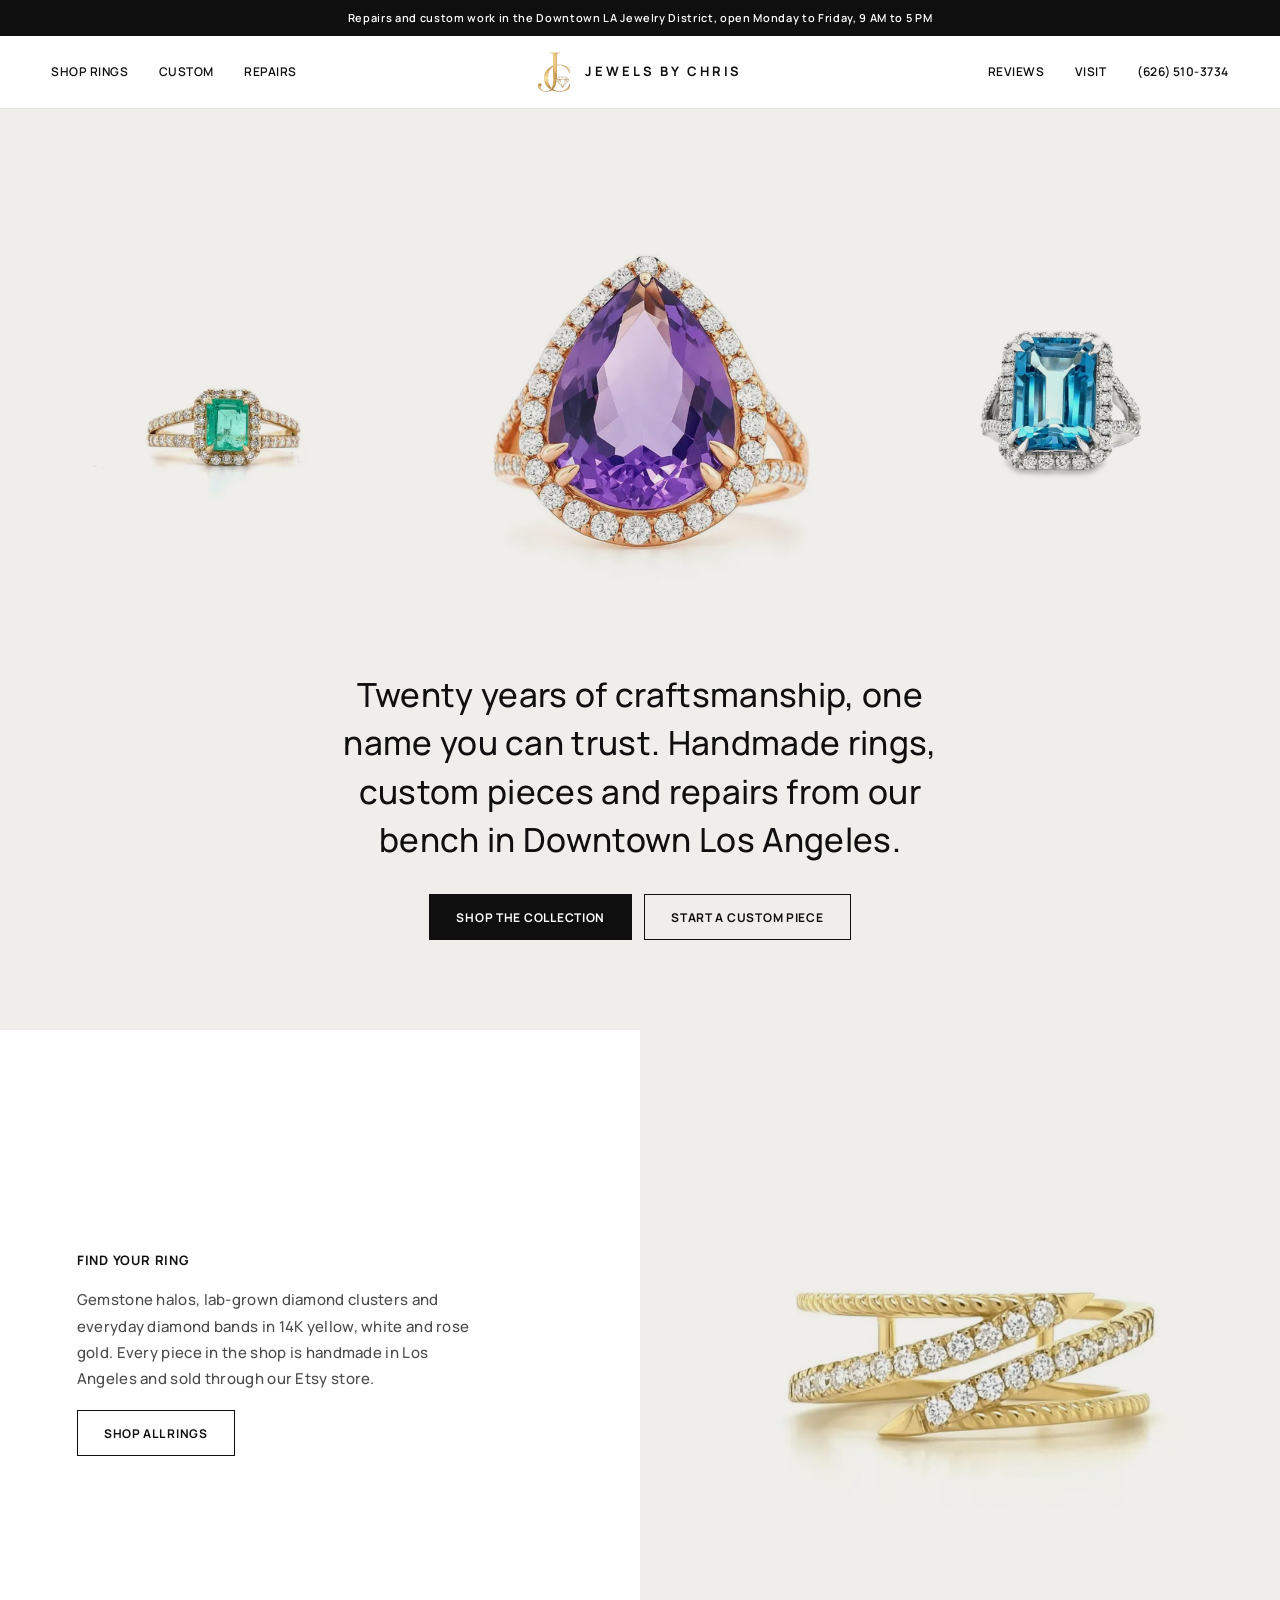
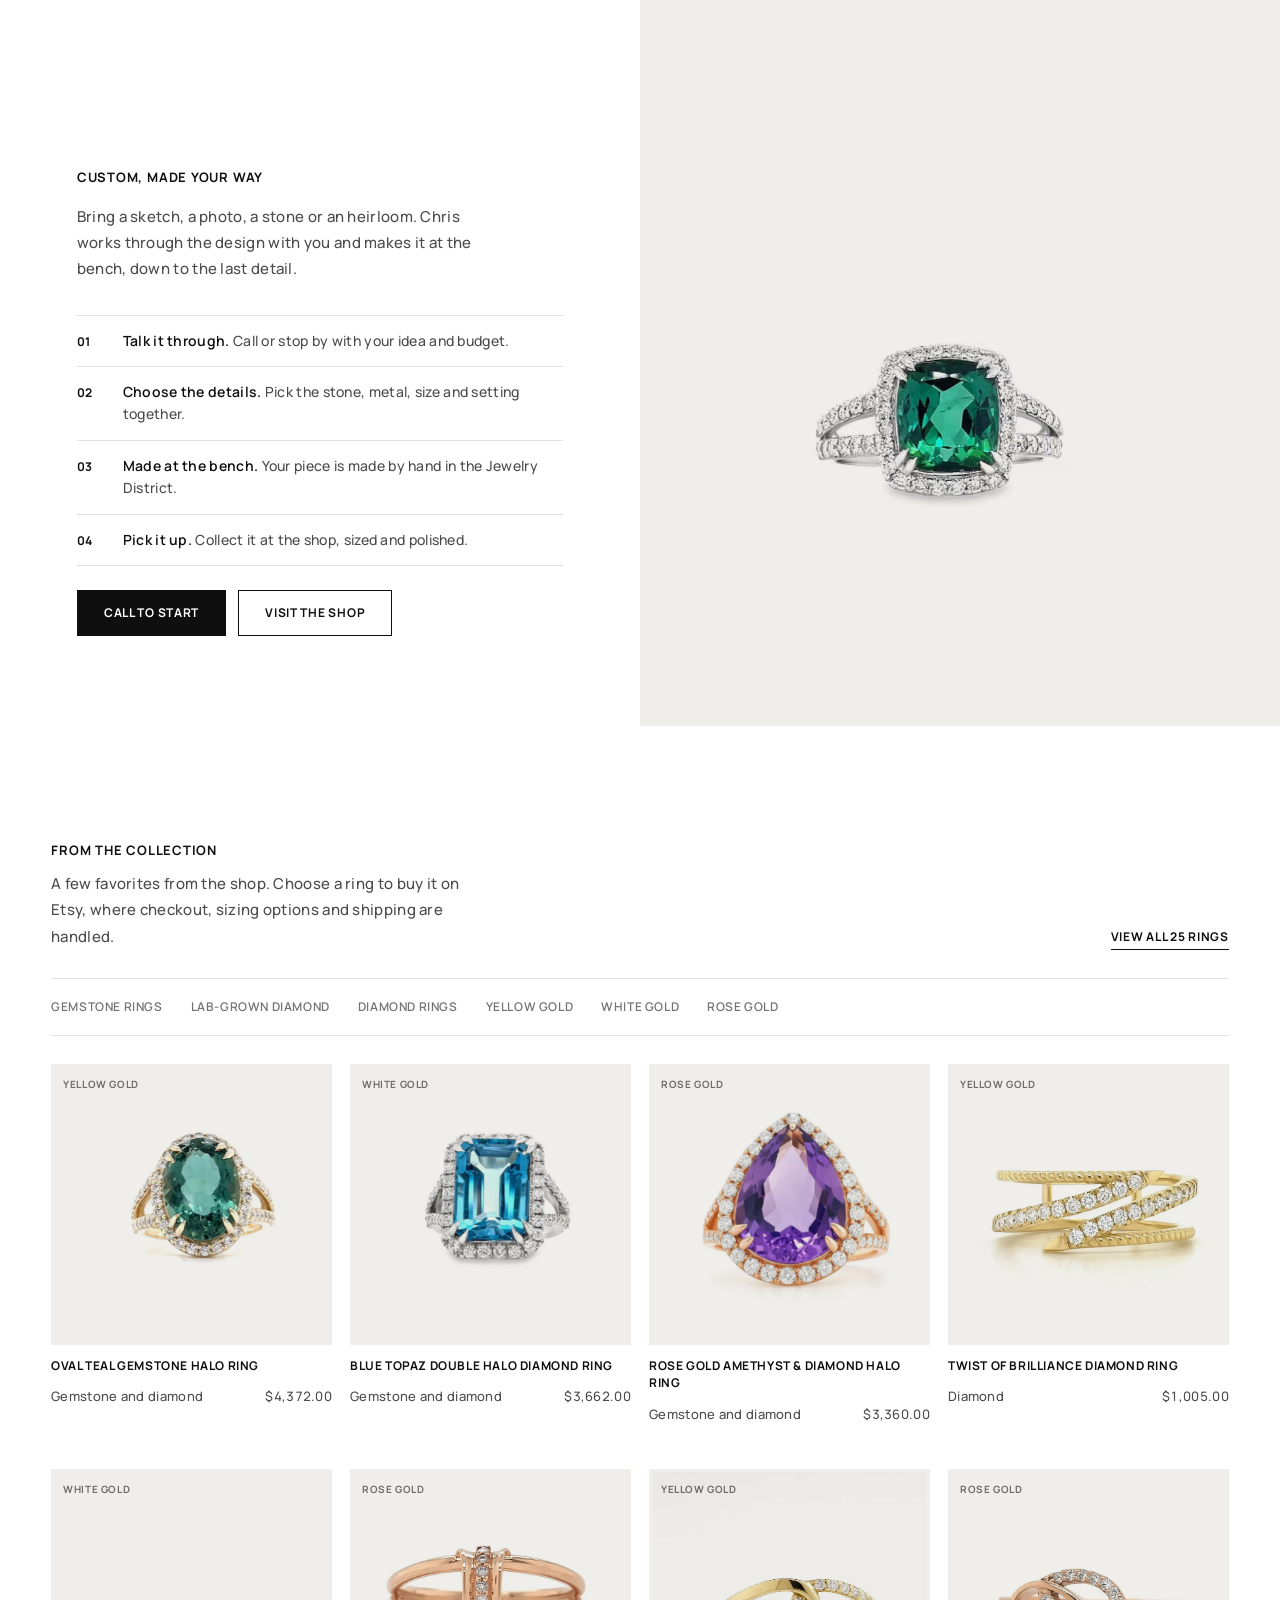
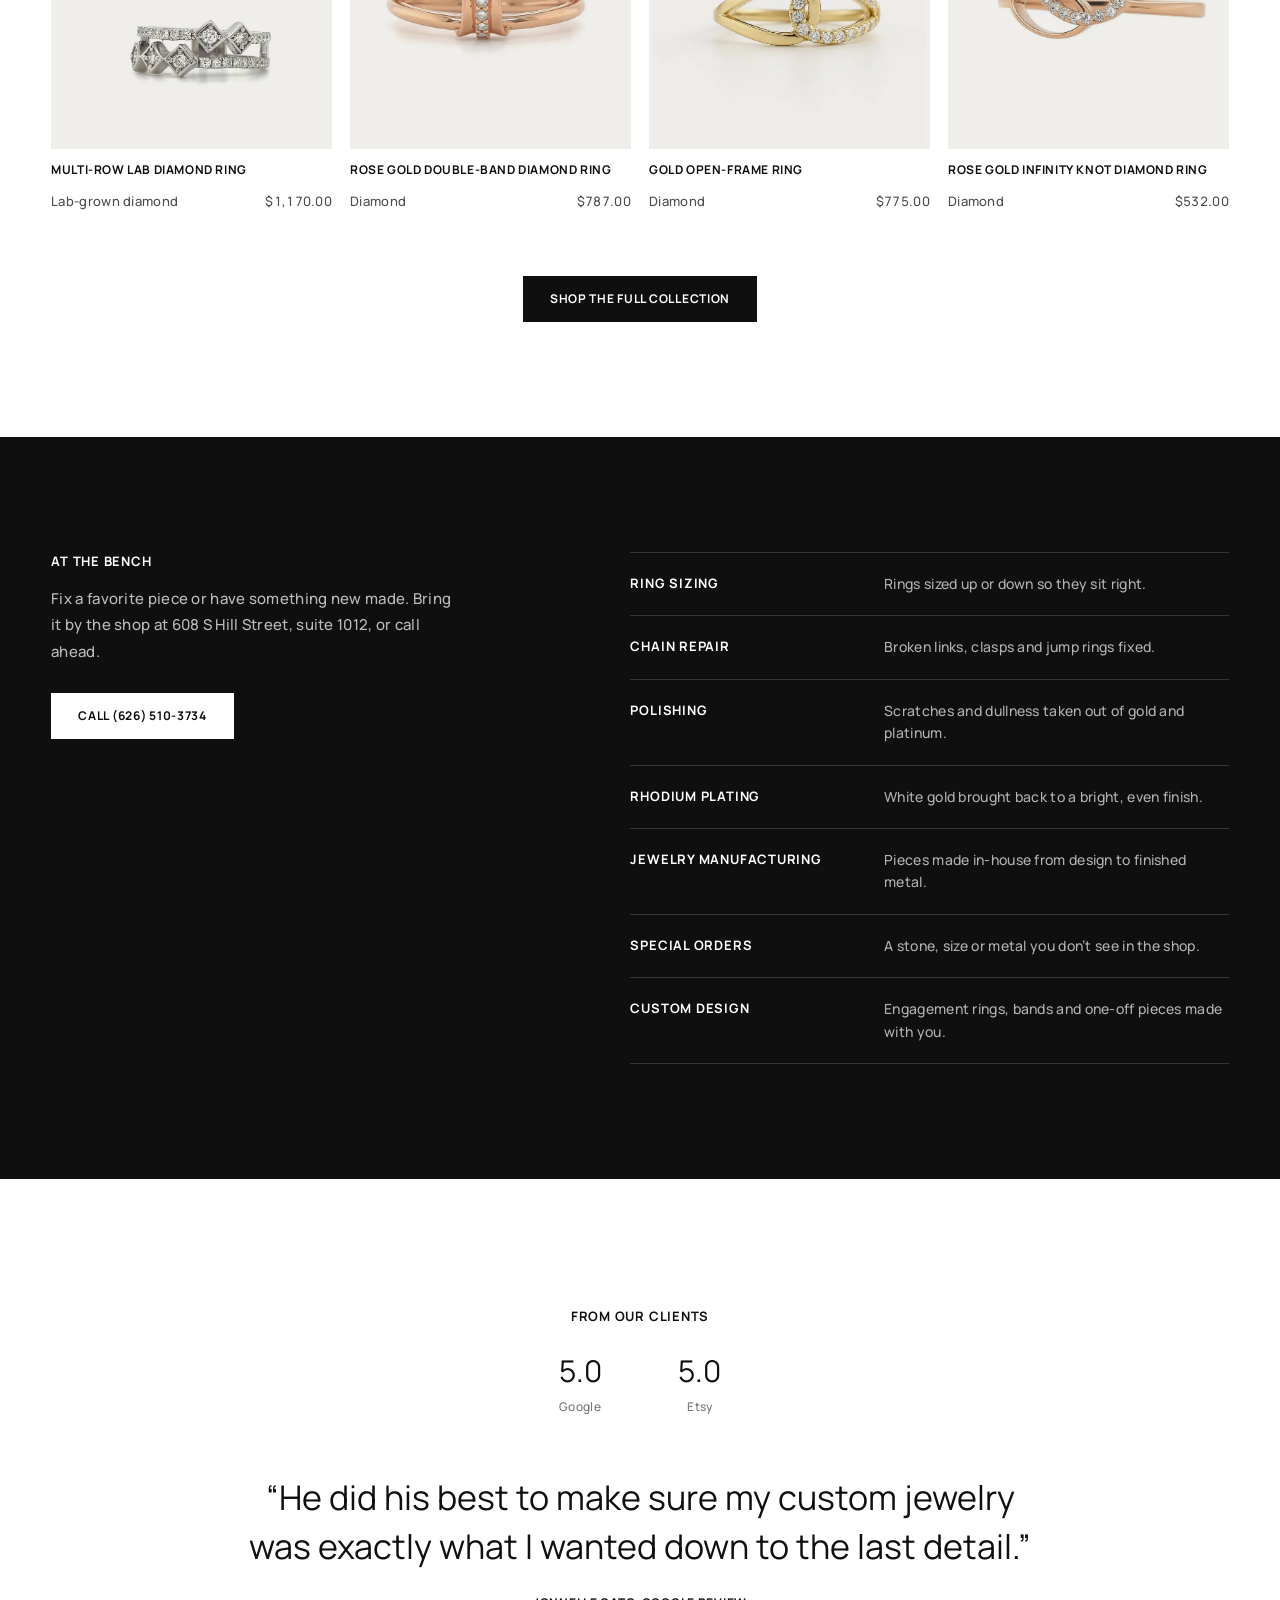
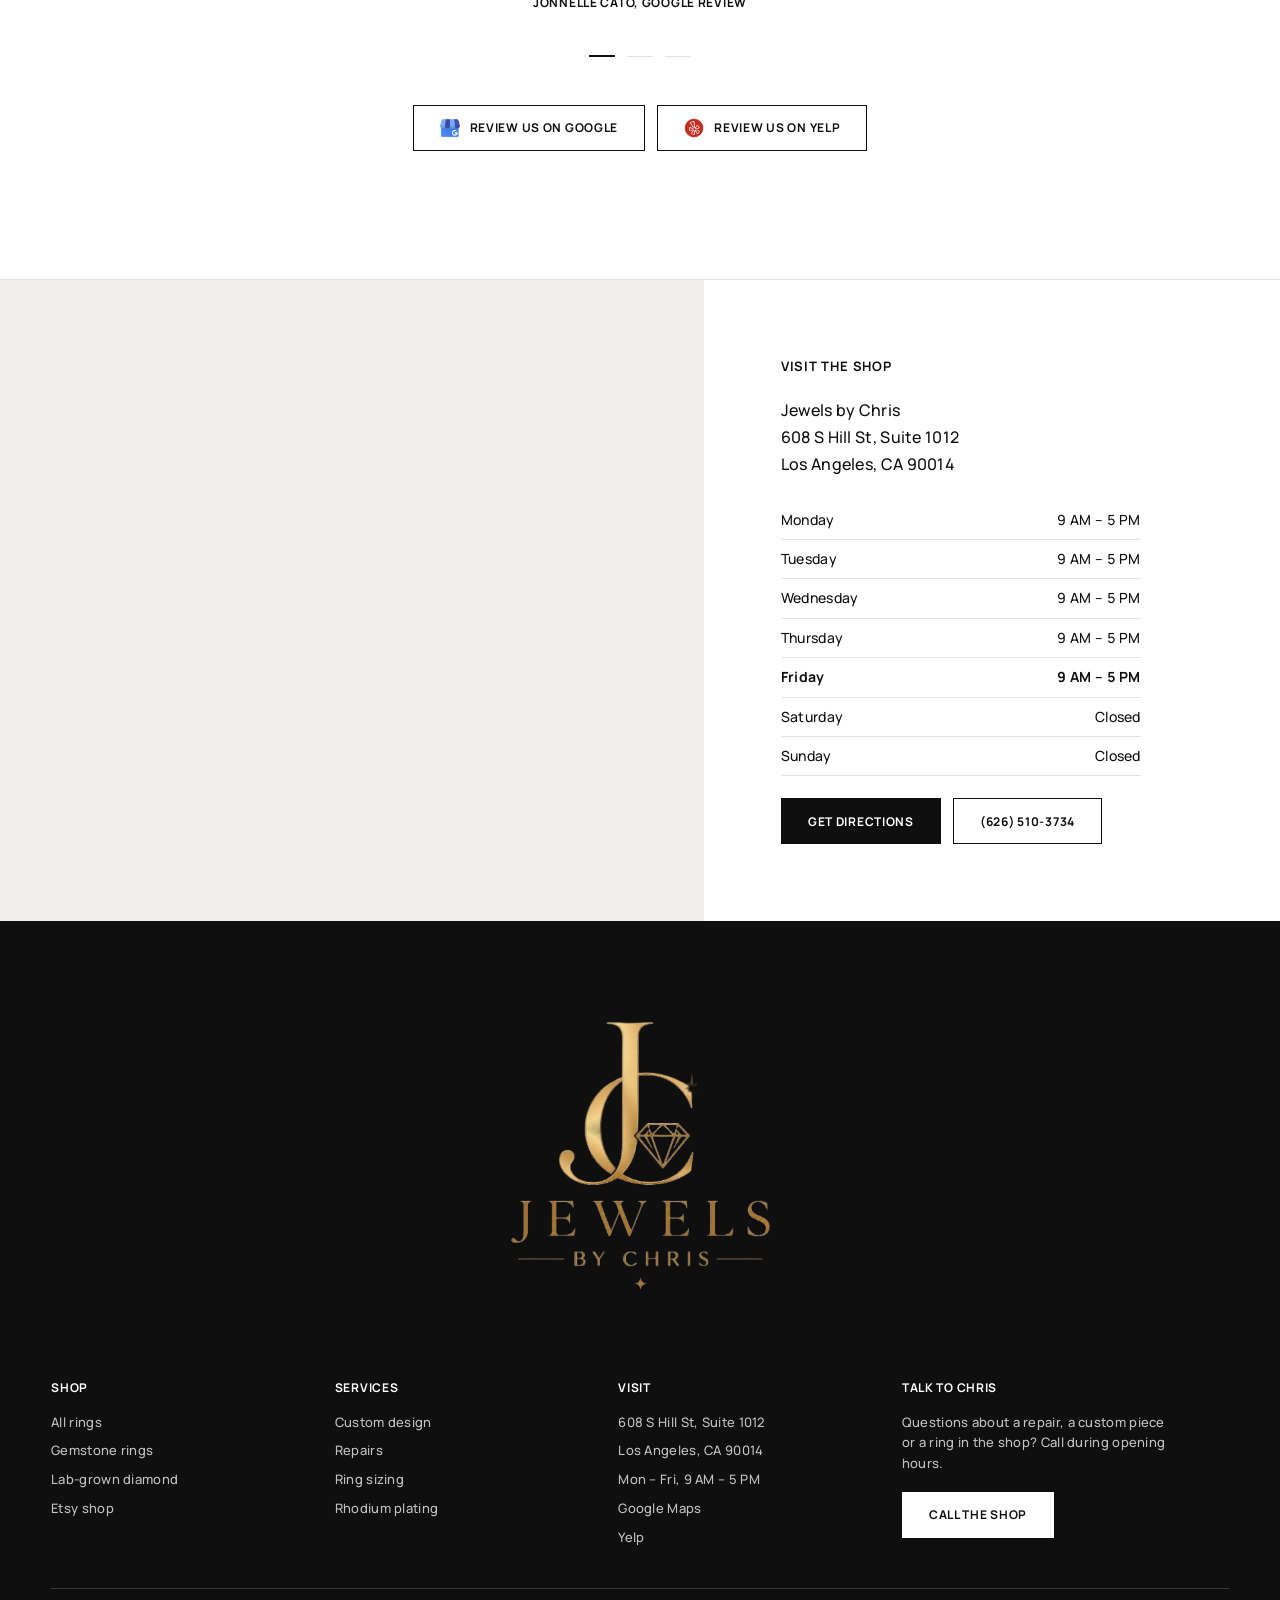
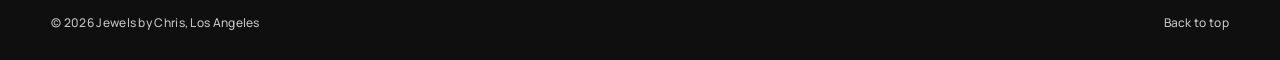
<file: jewels-by-chris/index.html>
<!doctype html>
<html lang="en">
<head>
  <meta charset="utf-8">
  <meta name="viewport" content="width=device-width, initial-scale=1">
  <meta name="theme-color" content="#ffffff">
  <meta name="description" content="Jewels by Chris: handmade rings, custom jewelry and jewelry repair in the Downtown Los Angeles Jewelry District. 608 S Hill St #1012. Call (626) 510-3734 or shop on Etsy.">
  <title>Jewels by Chris | Custom Jewelers, Downtown Los Angeles</title>
  <link rel="icon" href="assets/favicon.png" type="image/png">
  <link rel="apple-touch-icon" href="assets/apple-touch-icon.png">
  <link rel="preconnect" href="https://fonts.googleapis.com">
  <link rel="preconnect" href="https://fonts.gstatic.com" crossorigin>
  <link href="https://fonts.googleapis.com/css2?family=Manrope:wght@300;400;500;600;700&display=swap" rel="stylesheet">
  <link rel="stylesheet" href="assets/site.css">
</head>
<body>
  <a class="skip" href="#main">Skip to content</a>

  <svg width="0" height="0" style="position:absolute" aria-hidden="true">
    <symbol id="mark" viewBox="0 0 64 88" fill="none" stroke="currentColor" stroke-width="1.6" stroke-linecap="square">
      <path d="M44 17A22 33 0 1 0 44 71"/><path d="M50 4v58c0 13-7 22-18 22-6 0-10-2.5-13-6.5"/><path d="M44 4h12"/>
    </symbol>
  </svg>

  <div class="announce">Repairs and custom work in the Downtown LA Jewelry District, open Monday to Friday, 9 AM to 5 PM</div>

  <header>
    <div class="bar">
      <nav aria-label="Primary"><a href="collection.html">Shop rings</a><a href="#custom">Custom</a><a href="#services">Repairs</a></nav>
      <button class="menu-btn" aria-expanded="false" aria-controls="drawer">Menu</button>
      <a class="brand" href="#top" aria-label="Jewels by Chris, home"><img src="assets/jewels-by-chris-monogram.png" alt="" width="32" height="36"><span>Jewels by Chris</span></a>
      <nav class="right" aria-label="Secondary"><a href="#reviews">Reviews</a><a href="#visit">Visit</a><a href="tel:+16265103734">(626) 510-3734</a></nav>
      <a class="call" href="tel:+16265103734" hidden>Call</a>
    </div>
    <div class="drawer" id="drawer">
      <a href="collection.html">Shop rings</a><a href="#custom">Custom jewelry</a><a href="#services">Repairs and services</a><a href="#reviews">Reviews</a><a href="#visit">Visit the shop</a><a href="tel:+16265103734">Call (626) 510-3734</a>
    </div>
  </header>

  <main id="main">
    <div id="top"></div>

    <section class="hero" aria-labelledby="hero-title">
      <div class="stage">
        <figure class="side"><img src="assets/products/02-green-emerald-natural-diamond-ring.avif" alt="Emerald and diamond ring in 14K gold"></figure>
        <figure><img src="assets/products/06-rose-gold-amethyst-diamond-halo.webp" alt="Pear-cut amethyst and diamond halo ring in 14K rose gold" fetchpriority="high"></figure>
        <figure class="side"><img src="assets/products/07-blue-topaz-double-halo-diamond-ring.jpg" alt="Blue topaz double halo diamond ring"></figure>
      </div>
      <div class="hero-copy">
        <h1 id="hero-title">Twenty years of craftsmanship, one name you can trust. Handmade rings, custom pieces and repairs from our bench in Downtown Los Angeles.</h1>
        <div class="actions"><a class="btn" href="collection.html">Shop the collection</a><a class="btn ghost" href="#custom">Start a custom piece</a></div>
      </div>
    </section>

    <section class="split" aria-labelledby="find-title">
      <div class="copy">
        <h2 class="title" id="find-title">Find your ring</h2>
        <p class="lede">Gemstone halos, lab-grown diamond clusters and everyday diamond bands in 14K yellow, white and rose gold. Every piece in the shop is handmade in Los Angeles and sold through our Etsy store.</p>
        <div><a class="btn ghost" href="collection.html">Shop all rings</a></div>
      </div>
      <div class="media"><img src="assets/products/16-twist-of-brilliance-yellow-gold.webp" alt="Twist of Brilliance yellow gold diamond ring" loading="lazy"></div>
    </section>

    <section class="split reverse" id="custom" aria-labelledby="custom-title">
      <div class="media"><img src="assets/products/03-green-tourmaline-diamond-halo-ring.avif" alt="Green tourmaline and diamond halo ring" loading="lazy"></div>
      <div class="copy">
        <h2 class="title" id="custom-title">Custom, made your way</h2>
        <p class="lede">Bring a sketch, a photo, a stone or an heirloom. Chris works through the design with you and makes it at the bench, down to the last detail.</p>
        <ol class="steps">
          <li><span><strong>Talk it through.</strong> Call or stop by with your idea and budget.</span></li>
          <li><span><strong>Choose the details.</strong> Pick the stone, metal, size and setting together.</span></li>
          <li><span><strong>Made at the bench.</strong> Your piece is made by hand in the Jewelry District.</span></li>
          <li><span><strong>Pick it up.</strong> Collect it at the shop, sized and polished.</span></li>
        </ol>
        <div class="row" style="display:flex;flex-wrap:wrap;gap:12px"><a class="btn" href="tel:+16265103734">Call to start</a><a class="btn ghost" href="#visit">Visit the shop</a></div>
      </div>
    </section>

    <section class="shop" id="shop" aria-labelledby="shop-title">
      <div class="shop-head">
        <div>
          <h2 class="title" id="shop-title">From the collection</h2>
          <p class="lede">A few favorites from the shop. Choose a ring to buy it on Etsy, where checkout, sizing options and shipping are handled.</p>
        </div>
        <a class="link" href="collection.html">View all 25 rings</a>
      </div>
      <nav class="shop-types" aria-label="Shop by type">
        <a href="collection.html?type=gemstone">Gemstone rings</a>
        <a href="collection.html?type=lab">Lab-grown diamond</a>
        <a href="collection.html?type=diamond">Diamond rings</a>
        <a href="collection.html?metal=yellow">Yellow gold</a>
        <a href="collection.html?metal=white">White gold</a>
        <a href="collection.html?metal=rose">Rose gold</a>
      </nav>
      <div class="grid" id="grid"></div>
      <div class="shop-more"><a class="btn" href="collection.html">Shop the full collection</a></div>
    </section>

    <section class="bench" id="services" aria-labelledby="services-title">
      <div>
        <h2 class="title" id="services-title">At the bench</h2>
        <p class="lede">Fix a favorite piece or have something new made. Bring it by the shop at 608 S Hill Street, suite 1012, or call ahead.</p>
        <a class="btn on-dark" href="tel:+16265103734">Call (626) 510-3734</a>
      </div>
      <ul class="services">
        <li><h3>Ring sizing</h3><p>Rings sized up or down so they sit right.</p></li>
        <li><h3>Chain repair</h3><p>Broken links, clasps and jump rings fixed.</p></li>
        <li><h3>Polishing</h3><p>Scratches and dullness taken out of gold and platinum.</p></li>
        <li><h3>Rhodium plating</h3><p>White gold brought back to a bright, even finish.</p></li>
        <li><h3>Jewelry manufacturing</h3><p>Pieces made in-house from design to finished metal.</p></li>
        <li><h3>Special orders</h3><p>A stone, size or metal you don’t see in the shop.</p></li>
        <li><h3>Custom design</h3><p>Engagement rings, bands and one-off pieces made with you.</p></li>
      </ul>
    </section>

    <section class="reviews" id="reviews" aria-labelledby="reviews-title">
      <h2 class="title" id="reviews-title">From our clients</h2>
      <div class="ratings">
        <div><strong>5.0</strong><span>Google</span></div>
        <div><strong>5.0</strong><span>Etsy</span></div>
      </div>
      <div class="quote" id="quote" aria-live="polite">
        <blockquote id="quote-text"></blockquote>
        <cite id="quote-cite"></cite>
      </div>
      <div class="dots" id="dots" role="group" aria-label="Choose a review"></div>
      <div class="review-links">
        <a class="btn ghost" href="https://search.google.com/local/writereview?placeid=ChIJ_29gJVjHwoARTAq0jrX7E14" target="_blank" rel="noopener"><img src="assets/google-business.png" alt="" width="22" height="22">Review us on Google</a>
        <a class="btn ghost" href="https://www.yelp.com/biz/jewels-by-chris-los-angeles" target="_blank" rel="noopener"><img src="assets/yelp.png" alt="" width="22" height="22">Review us on Yelp</a>
      </div>
    </section>

    <section class="visit" id="visit" aria-labelledby="visit-title">
      <div class="map"><iframe title="Map showing Jewels by Chris at 608 S Hill St, Los Angeles" loading="lazy" referrerpolicy="no-referrer-when-downgrade" src="https://www.google.com/maps?q=Jewels+By+Chris,+608+S+Hill+St+%231012,+Los+Angeles,+CA+90014&z=16&output=embed"></iframe></div>
      <div class="copy">
        <h2 class="title" id="visit-title">Visit the shop</h2>
        <address>Jewels by Chris<br>608 S Hill St, Suite 1012<br>Los Angeles, CA 90014</address>
        <table class="hours" aria-label="Opening hours">
          <tbody id="hours">
            <tr data-d="1"><td>Monday</td><td>9 AM – 5 PM</td></tr>
            <tr data-d="2"><td>Tuesday</td><td>9 AM – 5 PM</td></tr>
            <tr data-d="3"><td>Wednesday</td><td>9 AM – 5 PM</td></tr>
            <tr data-d="4"><td>Thursday</td><td>9 AM – 5 PM</td></tr>
            <tr data-d="5"><td>Friday</td><td>9 AM – 5 PM</td></tr>
            <tr data-d="6"><td>Saturday</td><td>Closed</td></tr>
            <tr data-d="0"><td>Sunday</td><td>Closed</td></tr>
          </tbody>
        </table>
        <div class="row"><a class="btn" href="https://www.google.com/maps/dir/?api=1&destination=608+S+Hill+St+%231012%2C+Los+Angeles%2C+CA+90014" target="_blank" rel="noopener">Get directions</a><a class="btn ghost" href="tel:+16265103734">(626) 510-3734</a></div>
      </div>
    </section>
  </main>

  <footer>
    <div class="foot-mark"><img src="assets/jewels-by-chris-logo.png" alt="Jewels by Chris" width="808" height="837" loading="lazy"></div>
    <div class="foot-cols">
      <div><h3>Shop</h3><ul><li><a href="collection.html">All rings</a></li><li><a href="collection.html?type=gemstone">Gemstone rings</a></li><li><a href="collection.html?type=lab">Lab-grown diamond</a></li><li><a href="https://www.etsy.com/shop/jewelsbychriss" target="_blank" rel="noopener">Etsy shop</a></li></ul></div>
      <div><h3>Services</h3><ul><li><a href="#custom">Custom design</a></li><li><a href="#services">Repairs</a></li><li><a href="#services">Ring sizing</a></li><li><a href="#services">Rhodium plating</a></li></ul></div>
      <div><h3>Visit</h3><ul><li>608 S Hill St, Suite 1012</li><li>Los Angeles, CA 90014</li><li>Mon – Fri, 9 AM – 5 PM</li><li><a href="https://maps.app.goo.gl/BoaTTpLxEwVoVGxa9" target="_blank" rel="noopener">Google Maps</a></li><li><a href="https://www.yelp.com/biz/jewels-by-chris-los-angeles" target="_blank" rel="noopener">Yelp</a></li></ul></div>
      <div class="cta"><h3>Talk to Chris</h3><p>Questions about a repair, a custom piece or a ring in the shop? Call during opening hours.</p><a class="btn on-dark" href="tel:+16265103734">Call the shop</a></div>
    </div>
    <div class="legal"><p>© <span id="year">2026</span> Jewels by Chris, Los Angeles</p><p><a href="#top">Back to top</a></p></div>
  </footer>

  <div class="mobilebar" aria-label="Quick actions"><a class="btn" href="tel:+16265103734">Call the shop</a><a class="btn ghost" href="collection.html">Shop rings</a></div>


  <script src="assets/shop.js"></script>
  <script>
    // Featured rings
    const featured = JBC.PRODUCTS.filter(p => p.featured);
    const grid = document.getElementById('grid');
    grid.innerHTML = featured.map(JBC.cardHTML).join('');
    JBC.bindGrid(grid, () => featured);

    // Reviews
    const reviews = [
      { q: 'He did his best to make sure my custom jewelry was exactly what I wanted down to the last detail.', who: 'Jonnelle Cato, Google review' },
      { q: 'I recommend Harout, great customer service and very talented.', who: 'Mirna M, Google review' },
      { q: 'Best jewelry in town, quick service and best prices!!!', who: 'Hagop Markarian, Google review' }
    ];
    const dots = document.getElementById('dots');
    function quote(i) {
      document.getElementById('quote-text').textContent = '\u201c' + reviews[i].q + '\u201d';
      document.getElementById('quote-cite').textContent = reviews[i].who;
      [...dots.children].forEach((d, j) => d.setAttribute('aria-current', j === i));
    }
    reviews.forEach((r, i) => { const b = document.createElement('button'); b.setAttribute('aria-label', 'Review ' + (i + 1) + ' of ' + reviews.length); b.onclick = () => quote(i); dots.appendChild(b); });
    quote(0);

    // Hours: highlight today (Los Angeles time)
    const day = new Date(new Date().toLocaleString('en-US', { timeZone: 'America/Los_Angeles' })).getDay();
    const today = document.querySelector('#hours tr[data-d="' + day + '"]');
    if (today) today.classList.add('today');
  </script>
</body>
</html>
</file>
<file: jewels-by-chris/assets/site.css>
/* Jewels by Chris: shared styles for every page */
:root {
  color-scheme: light;
  --white: #ffffff;
  --ink: #0f0f0f;
  --ink-75: rgb(15 15 15 / 75%);
  --ink-55: rgb(15 15 15 / 58%);
  --stone: #efeeeb;
  --line: #e3e2df;
  --night-line: rgb(255 255 255 / 16%);
  --gutter: clamp(16px, 4vw, 56px);
  --header: 72px;
}
*, *::before, *::after { box-sizing: border-box; }
html { scroll-behavior: smooth; scroll-padding-top: calc(var(--header) + 12px); }
body { margin: 0; background: var(--white); color: var(--ink); font: 500 15px/1.6 Manrope, "Helvetica Neue", Arial, sans-serif; letter-spacing: .02em; -webkit-font-smoothing: antialiased; }
img { display: block; max-width: 100%; }
a { color: inherit; text-decoration: none; }
button { font: inherit; color: inherit; letter-spacing: inherit; }
h1, h2, h3, p { margin: 0; }
:focus-visible { outline: 1px solid currentColor; outline-offset: 4px; }
.skip { position: absolute; z-index: 50; top: 8px; left: 8px; padding: 10px 14px; background: var(--ink); color: var(--white); transform: translateY(-160%); }
.skip:focus { transform: none; }

/* Shared type: the JK-style small uppercase title */
.title { font-size: 13px; font-weight: 700; letter-spacing: .06em; text-transform: uppercase; line-height: 1.4; }
.lede { max-width: 46ch; color: var(--ink-75); font-size: 15px; line-height: 1.75; }

.btn { display: inline-flex; align-items: center; justify-content: center; min-height: 46px; padding: 12px 26px; border: 1px solid var(--ink); background: var(--ink); color: var(--white); font-size: 12px; font-weight: 700; letter-spacing: .06em; text-transform: uppercase; cursor: pointer; transition: background-color .18s ease, color .18s ease; }
.btn:hover { background: var(--white); color: var(--ink); }
.btn.ghost { background: transparent; color: var(--ink); }
.btn.ghost:hover { background: var(--ink); color: var(--white); }
.btn.on-dark { border-color: var(--white); background: var(--white); color: var(--ink); }
.btn.on-dark:hover { background: transparent; color: var(--white); }
.link { display: inline-block; padding-bottom: 3px; border-bottom: 1px solid currentColor; font-size: 12px; font-weight: 700; letter-spacing: .06em; text-transform: uppercase; }

/* Announcement + header */
.announce { background: var(--ink); color: var(--white); text-align: center; padding: 9px var(--gutter); font-size: 11px; font-weight: 600; letter-spacing: .06em; }
header { position: sticky; top: 0; z-index: 30; background: rgb(255 255 255 / 97%); border-bottom: 1px solid var(--line); }
.bar { height: var(--header); display: grid; grid-template-columns: 1fr auto 1fr; align-items: center; padding-inline: var(--gutter); }
.bar nav { display: flex; gap: clamp(18px, 2.4vw, 34px); font-size: 12px; font-weight: 600; letter-spacing: .04em; text-transform: uppercase; }
.bar nav a { padding-block: 6px; border-bottom: 1px solid transparent; }
.bar nav a:hover { border-color: var(--ink); }
.bar .right { justify-content: flex-end; }
.brand { display: flex; align-items: center; gap: 12px; }
.brand img { width: auto; height: 40px; }
.brand span { font-size: 13px; font-weight: 700; letter-spacing: .22em; text-transform: uppercase; white-space: nowrap; }
.menu-btn { display: none; background: none; border: 0; padding: 8px 0; font-size: 12px; font-weight: 700; letter-spacing: .06em; text-transform: uppercase; cursor: pointer; }
.drawer { display: none; }

/* Hero */
.hero { position: relative; background: var(--stone); padding: clamp(28px, 5vw, 64px) var(--gutter) clamp(48px, 7vw, 96px); text-align: center; overflow: hidden; }
.stage { display: grid; grid-template-columns: 1fr 1.35fr 1fr; align-items: center; max-width: 1400px; margin: 0 auto; }
.stage img { width: 100%; aspect-ratio: 1; object-fit: contain; mix-blend-mode: multiply; }
.stage .side { padding: 6%; }
.hero-copy { max-width: 760px; margin: clamp(8px, 2vw, 24px) auto 0; }
.hero h1 { font-size: clamp(24px, 2.6vw, 34px); font-weight: 500; letter-spacing: .01em; line-height: 1.45; text-wrap: balance; }
.hero .actions { display: flex; flex-wrap: wrap; justify-content: center; gap: 12px; margin-top: 30px; }
@media (prefers-reduced-motion: no-preference) {
  .stage img { animation: rise 1.1s cubic-bezier(.2,.7,.2,1) both; }
  .stage figure:nth-child(1) img { animation-delay: .15s; }
  .stage figure:nth-child(3) img { animation-delay: .3s; }
  .hero-copy { animation: fade 1s .45s ease both; }
  @keyframes rise { from { opacity: 0; transform: translateY(28px); } }
  @keyframes fade { from { opacity: 0; } }
}
figure { margin: 0; }

/* Split editorial sections */
.split { display: grid; grid-template-columns: 1fr 1fr; min-height: min(72vh, 680px); }
.split .media { background: var(--stone); display: grid; place-items: center; overflow: hidden; }
.split .media img { width: 78%; max-width: 600px; aspect-ratio: 1; object-fit: contain; mix-blend-mode: multiply; clip-path: inset(1.5%); }
.split .copy { display: flex; flex-direction: column; justify-content: center; gap: 18px; padding: clamp(40px, 6vw, 96px); }
.split.reverse .media { order: 2; }
.steps { list-style: none; margin: 14px 0 6px; padding: 0; border-top: 1px solid var(--line); counter-reset: step; }
.steps li { display: grid; grid-template-columns: 34px 1fr; gap: 12px; padding: 14px 0; border-bottom: 1px solid var(--line); counter-increment: step; font-size: 14px; color: var(--ink-75); }
.steps li::before { content: counter(step, decimal-leading-zero); color: var(--ink); font-size: 12px; font-weight: 700; padding-top: 2px; }
.steps strong { color: var(--ink); font-weight: 600; }

/* Shop */
.shop { padding: clamp(64px, 9vw, 120px) var(--gutter); }
.shop-head { display: flex; flex-wrap: wrap; align-items: flex-end; justify-content: space-between; gap: 18px 40px; margin-bottom: 28px; }
.shop-head .lede { margin-top: 12px; }
.filters { position: sticky; top: var(--header); z-index: 5; display: flex; flex-wrap: wrap; align-items: center; justify-content: space-between; gap: 12px 24px; margin-bottom: 28px; padding: 12px 0; background: var(--white); border-block: 1px solid var(--line); }
.chips { display: flex; flex-wrap: wrap; gap: 6px 22px; }
.chip { background: none; border: 0; border-bottom: 1px solid transparent; padding: 6px 0; color: var(--ink-55); font-size: 12px; font-weight: 600; letter-spacing: .05em; text-transform: uppercase; cursor: pointer; }
.chip:hover { color: var(--ink); }
.chip[aria-pressed="true"] { color: var(--ink); border-color: var(--ink); }
.filter-right { display: flex; align-items: center; gap: 20px; }
.count { color: var(--ink-55); font-size: 12px; font-variant-numeric: tabular-nums; }
.sort { appearance: none; border: 1px solid var(--line); border-radius: 0; background: var(--white) url("data:image/svg+xml,%3Csvg xmlns='http://www.w3.org/2000/svg' width='10' height='6' viewBox='0 0 10 6'%3E%3Cpath d='M1 1l4 4 4-4' fill='none' stroke='%230f0f0f'/%3E%3C/svg%3E") right 12px center no-repeat; padding: 9px 36px 9px 12px; font: 600 12px Manrope, sans-serif; letter-spacing: .04em; text-transform: uppercase; color: var(--ink); cursor: pointer; }
.metal { display: flex; gap: 8px; }
.swatch { width: 22px; height: 22px; border-radius: 50%; border: 1px solid var(--line); padding: 0; cursor: pointer; position: relative; }
.swatch[data-metal="yellow"] { background: linear-gradient(135deg, #f3dc9a, #c9a24c); }
.swatch[data-metal="white"] { background: linear-gradient(135deg, #fafafa, #c9cacc); }
.swatch[data-metal="rose"] { background: linear-gradient(135deg, #f4c9b8, #c98a75); }
.swatch[aria-pressed="true"] { outline: 1px solid var(--ink); outline-offset: 3px; }
.grid { display: grid; grid-template-columns: repeat(4, minmax(0, 1fr)); gap: 44px 18px; }
.card { display: flex; flex-direction: column; gap: 12px; background: none; border: 0; padding: 0; text-align: left; cursor: pointer; }
.card .ph { position: relative; aspect-ratio: 1; background: var(--stone); overflow: hidden; }
.card img { width: 100%; height: 100%; object-fit: contain; mix-blend-mode: multiply; clip-path: inset(1.5%); transition: transform .5s cubic-bezier(.2,.7,.2,1); }
.card img.cover { object-fit: cover; clip-path: inset(6% 0); }
.card:hover img { transform: scale(1.04); }
.card .tag { position: absolute; left: 12px; top: 12px; font-size: 10px; font-weight: 700; letter-spacing: .06em; text-transform: uppercase; color: var(--ink-55); }
.card .name { font-size: 12px; font-weight: 700; letter-spacing: .05em; text-transform: uppercase; line-height: 1.45; }
.card .meta { display: flex; justify-content: space-between; gap: 10px; color: var(--ink-75); font-size: 13px; font-variant-numeric: tabular-nums; }
.empty { grid-column: 1 / -1; padding: 60px 0; text-align: center; color: var(--ink-75); }
.empty button { margin-top: 16px; }
.shop-note { margin-top: 44px; color: var(--ink-55); font-size: 12px; }
.shop-note a { color: var(--ink); border-bottom: 1px solid currentColor; }

/* Product dialog */
dialog { width: min(1040px, calc(100% - 32px)); max-height: calc(100dvh - 32px); padding: 0; border: 0; background: var(--white); color: var(--ink); }
dialog::backdrop { background: rgb(15 15 15 / 55%); }
.pd { display: grid; grid-template-columns: 1.1fr 1fr; }
.pd .ph { background: var(--stone); aspect-ratio: 1; display: grid; place-items: center; }
.pd .ph img { width: 88%; height: 88%; object-fit: contain; mix-blend-mode: multiply; }
.pd .ph img.cover { width: 100%; height: 100%; object-fit: cover; clip-path: inset(6% 0); }
.pd .info { display: flex; flex-direction: column; gap: 18px; padding: clamp(28px, 4vw, 52px); }
.pd h2 { font-size: 18px; font-weight: 700; letter-spacing: .05em; text-transform: uppercase; line-height: 1.4; padding-right: 30px; }
.pd .price { font-size: 20px; font-weight: 500; font-variant-numeric: tabular-nums; }
.pd dl { display: grid; grid-template-columns: auto 1fr; gap: 10px 24px; margin: 6px 0; padding: 18px 0; border-block: 1px solid var(--line); font-size: 13px; }
.pd dt { color: var(--ink-55); }
.pd dd { margin: 0; }
.pd .stack { display: grid; gap: 10px; margin-top: auto; }
.pd .stack .btn { width: 100%; }
.pd .fine { color: var(--ink-55); font-size: 12px; }
.x { position: absolute; top: 14px; right: 14px; width: 40px; height: 40px; border: 0; background: var(--white); cursor: pointer; font-size: 22px; line-height: 1; }
.pd-nav { display: flex; justify-content: space-between; gap: 10px; }
.pd-nav button { background: none; border: 0; padding: 4px 0; font-size: 12px; font-weight: 700; letter-spacing: .06em; text-transform: uppercase; cursor: pointer; color: var(--ink-55); }
.pd-nav button:hover { color: var(--ink); }

/* Services (dark list, JK "essentials" treatment) */
.bench { background: var(--ink); color: var(--white); display: grid; grid-template-columns: .9fr 1.1fr; gap: clamp(36px, 7vw, 120px); padding: clamp(64px, 9vw, 120px) var(--gutter); }
.bench .lede { color: rgb(255 255 255 / 72%); margin: 16px 0 28px; }
.services { list-style: none; margin: 0; padding: 0; border-top: 1px solid var(--night-line); }
.services li { display: grid; grid-template-columns: minmax(150px, .8fr) 1.2fr; gap: 24px; padding: 20px 0; border-bottom: 1px solid var(--night-line); }
.services h3 { font-size: 13px; font-weight: 700; letter-spacing: .06em; text-transform: uppercase; }
.services p { color: rgb(255 255 255 / 68%); font-size: 14px; }

/* Reviews */
.reviews { padding: clamp(72px, 10vw, 140px) var(--gutter); text-align: center; }
.ratings { display: flex; justify-content: center; gap: clamp(28px, 6vw, 80px); margin: 22px 0 clamp(36px, 5vw, 56px); }
.ratings div { display: grid; gap: 2px; }
.ratings strong { font-size: 30px; font-weight: 400; letter-spacing: 0; }
.ratings span { color: var(--ink-55); font-size: 12px; }
.quote { max-width: 900px; min-height: 9.5em; margin: 0 auto; }
.quote blockquote { margin: 0; font-size: clamp(22px, 2.8vw, 34px); font-weight: 400; line-height: 1.45; letter-spacing: 0; text-wrap: balance; }
.quote cite { display: block; margin-top: 22px; font-style: normal; font-size: 12px; font-weight: 700; letter-spacing: .06em; text-transform: uppercase; }
.dots { display: flex; justify-content: center; gap: 4px; margin-top: 30px; }
.dots button { width: 34px; height: 24px; border: 0; background: none; cursor: pointer; padding: 0; position: relative; }
.dots button::after { content: ""; position: absolute; left: 4px; right: 4px; top: 11px; height: 1px; background: var(--line); }
.dots button[aria-current="true"]::after { background: var(--ink); height: 2px; top: 10px; }

/* Visit */
.visit { display: grid; grid-template-columns: 1.1fr .9fr; border-top: 1px solid var(--line); }
.visit .map { min-height: 520px; background: var(--stone); }
.visit iframe { width: 100%; height: 100%; min-height: 520px; border: 0; filter: grayscale(1) contrast(1.05); }
.visit .copy { padding: clamp(40px, 6vw, 96px); display: flex; flex-direction: column; gap: 22px; justify-content: center; }
address { font-style: normal; font-size: 16px; line-height: 1.7; }
.hours { width: 100%; max-width: 360px; border-collapse: collapse; font-size: 14px; }
.hours td { padding: 8px 0; border-bottom: 1px solid var(--line); }
.hours td:last-child { text-align: right; font-variant-numeric: tabular-nums; }
.hours tr.today td { font-weight: 700; }
.visit .row { display: flex; flex-wrap: wrap; gap: 12px; }

/* Footer */
footer { background: var(--ink); color: rgb(255 255 255 / 75%); padding: clamp(56px, 8vw, 100px) var(--gutter) calc(28px + env(safe-area-inset-bottom)); }
.foot-mark { display: flex; flex-direction: column; align-items: center; gap: 18px; color: var(--white); margin-bottom: clamp(48px, 7vw, 88px); }
.foot-mark img { width: clamp(180px, 22vw, 260px); height: auto; }
.foot-mark span { font-size: 13px; font-weight: 700; letter-spacing: .3em; text-transform: uppercase; }
.foot-cols { display: grid; grid-template-columns: repeat(3, 1fr) 1.3fr; gap: 32px; padding-bottom: 40px; border-bottom: 1px solid var(--night-line); }
.foot-cols h3 { color: var(--white); margin-bottom: 14px; font-size: 12px; font-weight: 700; letter-spacing: .06em; text-transform: uppercase; }
.foot-cols ul { list-style: none; margin: 0; padding: 0; display: grid; gap: 8px; font-size: 13px; }
.foot-cols a:hover { color: var(--white); }
.foot-cols .cta p { font-size: 13px; margin-bottom: 18px; max-width: 34ch; }
.legal { display: flex; flex-wrap: wrap; justify-content: space-between; gap: 12px; padding-top: 24px; font-size: 12px; }

.mobilebar { display: none; }

@media (max-width: 1080px) {
  .grid { grid-template-columns: repeat(3, minmax(0, 1fr)); }
  .bench { grid-template-columns: 1fr; }
}
@media (max-width: 860px) {
  :root { --header: 62px; }
  .bar nav { display: none; }
  .menu-btn { display: block; justify-self: start; }
  .bar .call { justify-self: end; font-size: 12px; font-weight: 700; letter-spacing: .06em; text-transform: uppercase; }
  .brand span { display: none; }
  .drawer { position: fixed; inset: calc(var(--header) + 1px) 0 0; z-index: 25; background: var(--white); padding: 24px var(--gutter); flex-direction: column; }
  .drawer.open { display: flex; }
  .drawer a { padding: 16px 0; border-bottom: 1px solid var(--line); font-size: 14px; font-weight: 700; letter-spacing: .06em; text-transform: uppercase; }
  .stage { grid-template-columns: 1fr; max-width: 420px; }
  .stage .side { display: none; }
  .split, .visit, .pd { grid-template-columns: 1fr; }
  .split { min-height: 0; }
  .split .media { aspect-ratio: 1; }
  .split .media, .split.reverse .media { order: -1; }
  .split .copy { padding: 44px var(--gutter) 64px; }
  .grid { grid-template-columns: repeat(2, minmax(0, 1fr)); gap: 32px 12px; }
  .filters { flex-direction: column; align-items: stretch; }
  .chips { flex-wrap: nowrap; overflow-x: auto; scrollbar-width: none; }
  .chips::-webkit-scrollbar { display: none; }
  .chip { white-space: nowrap; }
  .filters > * { min-width: 0; max-width: 100%; }
  .filter-right { justify-content: space-between; gap: 12px; }
  .sort { padding-right: 30px; }
  .count { display: none; }
  .pd .ph { aspect-ratio: 4 / 3; }
  .services li { grid-template-columns: 1fr; gap: 6px; }
  .visit .map, .visit iframe { min-height: 340px; }
  .foot-cols { grid-template-columns: 1fr 1fr; }
  .foot-cols .cta { grid-column: 1 / -1; }
  .mobilebar { position: fixed; z-index: 20; left: 0; right: 0; bottom: 0; display: grid; grid-template-columns: 1fr 1fr; gap: 8px; padding: 10px 12px calc(10px + env(safe-area-inset-bottom)); background: var(--white); border-top: 1px solid var(--line); }
  footer { padding-bottom: calc(96px + env(safe-area-inset-bottom)); }
}
@media (max-width: 480px) {
  .card .name { font-size: 11px; }
  .card .meta { font-size: 12px; }
  .card .tag { display: none; }
  .card .meta { flex-direction: column-reverse; gap: 2px; }
  .card .meta span:first-child { color: var(--ink-55); font-size: 11px; }
  .ratings strong { font-size: 26px; }
}
@media (prefers-reduced-motion: reduce) {
  html { scroll-behavior: auto; }
  *, *::before, *::after { transition-duration: .01ms !important; animation: none !important; }
}
  

/* ---------- Homepage: featured rings ---------- */
.shop-types { display: flex; flex-wrap: wrap; gap: 10px 28px; margin: 0 0 28px; padding: 14px 0; border-block: 1px solid var(--line); }
.shop-types a { font-size: 12px; font-weight: 600; letter-spacing: .05em; text-transform: uppercase; color: var(--ink-55); padding: 4px 0; border-bottom: 1px solid transparent; }
.shop-types a:hover { color: var(--ink); border-color: var(--ink); }
.shop-more { display: flex; justify-content: center; margin-top: clamp(40px, 5vw, 64px); }

/* ---------- Collection page ---------- */
.page-head { padding: clamp(36px, 5vw, 72px) var(--gutter) clamp(28px, 4vw, 44px); border-bottom: 1px solid var(--line); }
.crumbs { display: flex; gap: 10px; margin-bottom: 22px; color: var(--ink-55); font-size: 12px; }
.crumbs a:hover { color: var(--ink); text-decoration: underline; text-underline-offset: 3px; }
.page-head h1 { font-size: clamp(28px, 3.2vw, 42px); font-weight: 500; letter-spacing: .01em; line-height: 1.2; margin-bottom: 14px; }

.catalog { display: grid; grid-template-columns: 236px minmax(0, 1fr); gap: clamp(28px, 4vw, 64px); padding: 0 var(--gutter) clamp(64px, 8vw, 110px); }
.facets { position: sticky; top: var(--header); align-self: start; max-height: calc(100vh - var(--header)); overflow-y: auto; padding: 8px 0 32px; scrollbar-width: thin; }
.facets-head { display: none; }
.facet { margin: 0; padding: 20px 0; border: 0; border-bottom: 1px solid var(--line); }
.facet legend { float: left; width: 100%; padding: 0; margin-bottom: 10px; font-size: 12px; font-weight: 700; letter-spacing: .06em; text-transform: uppercase; }
.opt { clear: both; display: flex; align-items: center; gap: 12px; padding: 6px 0; font-size: 14px; cursor: pointer; }
.opt input { appearance: none; flex: 0 0 16px; width: 16px; height: 16px; margin: 0; border: 1px solid var(--ink); border-radius: 0; background: var(--white); cursor: pointer; display: grid; place-items: center; }
.opt input:checked { background: var(--ink) url("data:image/svg+xml,%3Csvg xmlns='http://www.w3.org/2000/svg' width='10' height='8' viewBox='0 0 10 8'%3E%3Cpath d='M1 4l3 3 5-6' fill='none' stroke='white' stroke-width='1.4'/%3E%3C/svg%3E") center no-repeat; }
.opt input:focus-visible { outline: 1px solid var(--ink); outline-offset: 3px; }
.opt .n { margin-left: auto; color: var(--ink-55); font-size: 12px; font-variant-numeric: tabular-nums; }
.opt.off { opacity: .38; }
.opt .dot { width: 14px; height: 14px; border-radius: 50%; border: 1px solid var(--line); }
.dot.yellow { background: linear-gradient(135deg, #f3dc9a, #c9a24c); }
.dot.white { background: linear-gradient(135deg, #fafafa, #c9cacc); }
.dot.rose { background: linear-gradient(135deg, #f4c9b8, #c98a75); }
.facet-note { padding-top: 20px; color: var(--ink-55); font-size: 12px; line-height: 1.6; }
.facet-note a { color: var(--ink); border-bottom: 1px solid currentColor; }

.toolbar { position: sticky; top: var(--header); z-index: 6; display: flex; flex-wrap: wrap; align-items: center; gap: 12px 20px; padding: 14px 0; margin-bottom: 18px; background: var(--white); border-bottom: 1px solid var(--line); }
.toolbar .count { margin-right: auto; color: var(--ink); font-size: 13px; font-weight: 600; }
.search { position: relative; }
.search input { width: 220px; padding: 9px 0 9px 26px; border: 0; border-bottom: 1px solid var(--line); border-radius: 0; background: transparent url("data:image/svg+xml,%3Csvg xmlns='http://www.w3.org/2000/svg' width='14' height='14' viewBox='0 0 14 14'%3E%3Ccircle cx='6' cy='6' r='4.8' fill='none' stroke='%230f0f0f'/%3E%3Cpath d='M9.5 9.5L13 13' stroke='%230f0f0f'/%3E%3C/svg%3E") left 2px center no-repeat; font: 500 13px Manrope, sans-serif; letter-spacing: .02em; color: var(--ink); }
.search input:focus { outline: none; border-color: var(--ink); }
.search input::placeholder { color: var(--ink-55); }
.view { display: flex; gap: 4px; }
.view button { width: 34px; height: 34px; display: grid; place-items: center; border: 1px solid transparent; background: none; cursor: pointer; color: var(--ink-55); }
.view button[aria-pressed="true"] { border-color: var(--ink); color: var(--ink); }
.view svg { width: 16px; height: 16px; }
.filter-btn { display: none; }

.pills { display: flex; flex-wrap: wrap; gap: 8px; margin-bottom: 24px; }
.pills:empty { display: none; }
.pill { display: inline-flex; align-items: center; gap: 8px; padding: 7px 12px; border: 1px solid var(--line); background: var(--white); font-size: 12px; font-weight: 600; letter-spacing: .03em; cursor: pointer; }
.pill:hover { border-color: var(--ink); }
.pill span { font-size: 15px; line-height: 1; }
.pill.clear { border-color: transparent; text-decoration: underline; text-underline-offset: 3px; }

.catalog .grid { grid-template-columns: repeat(3, minmax(0, 1fr)); gap: 48px 20px; }
.catalog .grid.dense { grid-template-columns: repeat(4, minmax(0, 1fr)); gap: 36px 14px; }
.grid.dense .card .tag { display: none; }

.cta-band { display: grid; justify-items: center; gap: 18px; padding: clamp(64px, 9vw, 120px) var(--gutter); background: var(--stone); text-align: center; }
.cta-band .lede { text-align: center; }
.cta-band .row { display: flex; flex-wrap: wrap; justify-content: center; gap: 12px; margin-top: 8px; }

@media (max-width: 1080px) {
  .catalog .grid, .catalog .grid.dense { grid-template-columns: repeat(2, minmax(0, 1fr)); }
  .view { display: none; }
}
@media (max-width: 860px) {
  .catalog { grid-template-columns: 1fr; gap: 0; }
  .filter-btn { display: inline-flex; min-height: 40px; padding: 8px 18px; }
  .toolbar { gap: 10px 14px; }
  .toolbar .count { order: 3; width: 100%; margin: 0; color: var(--ink-55); font-size: 12px; font-weight: 500; }
  .search { flex: 1; }
  .search input { width: 100%; }
  .facets { position: fixed; z-index: 40; inset: 0 auto 0 0; width: min(380px, 88vw); max-height: none; padding: 0 22px 110px; background: var(--white); box-shadow: 0 0 0 100vmax rgb(15 15 15 / 0%); transform: translateX(-102%); transition: transform .32s cubic-bezier(.2,.7,.2,1), box-shadow .32s ease; }
  .facets.open { transform: none; box-shadow: 0 0 0 100vmax rgb(15 15 15 / 50%); }
  .facets-head { position: sticky; top: 0; z-index: 1; display: flex; justify-content: space-between; align-items: center; padding: 18px 0; background: var(--white); border-bottom: 1px solid var(--line); }
  .facets-head button { background: none; border: 0; font-size: 22px; line-height: 1; cursor: pointer; padding: 4px 8px; }
  .facets-foot { position: fixed; left: 0; bottom: 0; width: 100%; padding: 14px 22px calc(14px + env(safe-area-inset-bottom)); background: var(--white); border-top: 1px solid var(--line); }
  .facets-foot .btn { width: 100%; }
  .opt { padding: 9px 0; }
  .catalog .grid, .catalog .grid.dense { gap: 32px 12px; }
}
@media (min-width: 861px) { .facets-foot { display: none; } }
@media (prefers-reduced-motion: reduce) { .facets { transition: none; } }
.bar nav a[aria-current="page"] { border-color: var(--ink); }

/* Google and Yelp review buttons */
.review-links { display: flex; flex-wrap: wrap; justify-content: center; gap: 12px; margin-top: 36px; }
.review-links .btn { gap: 10px; }
.review-links img { width: 20px; height: 20px; }
</file>
